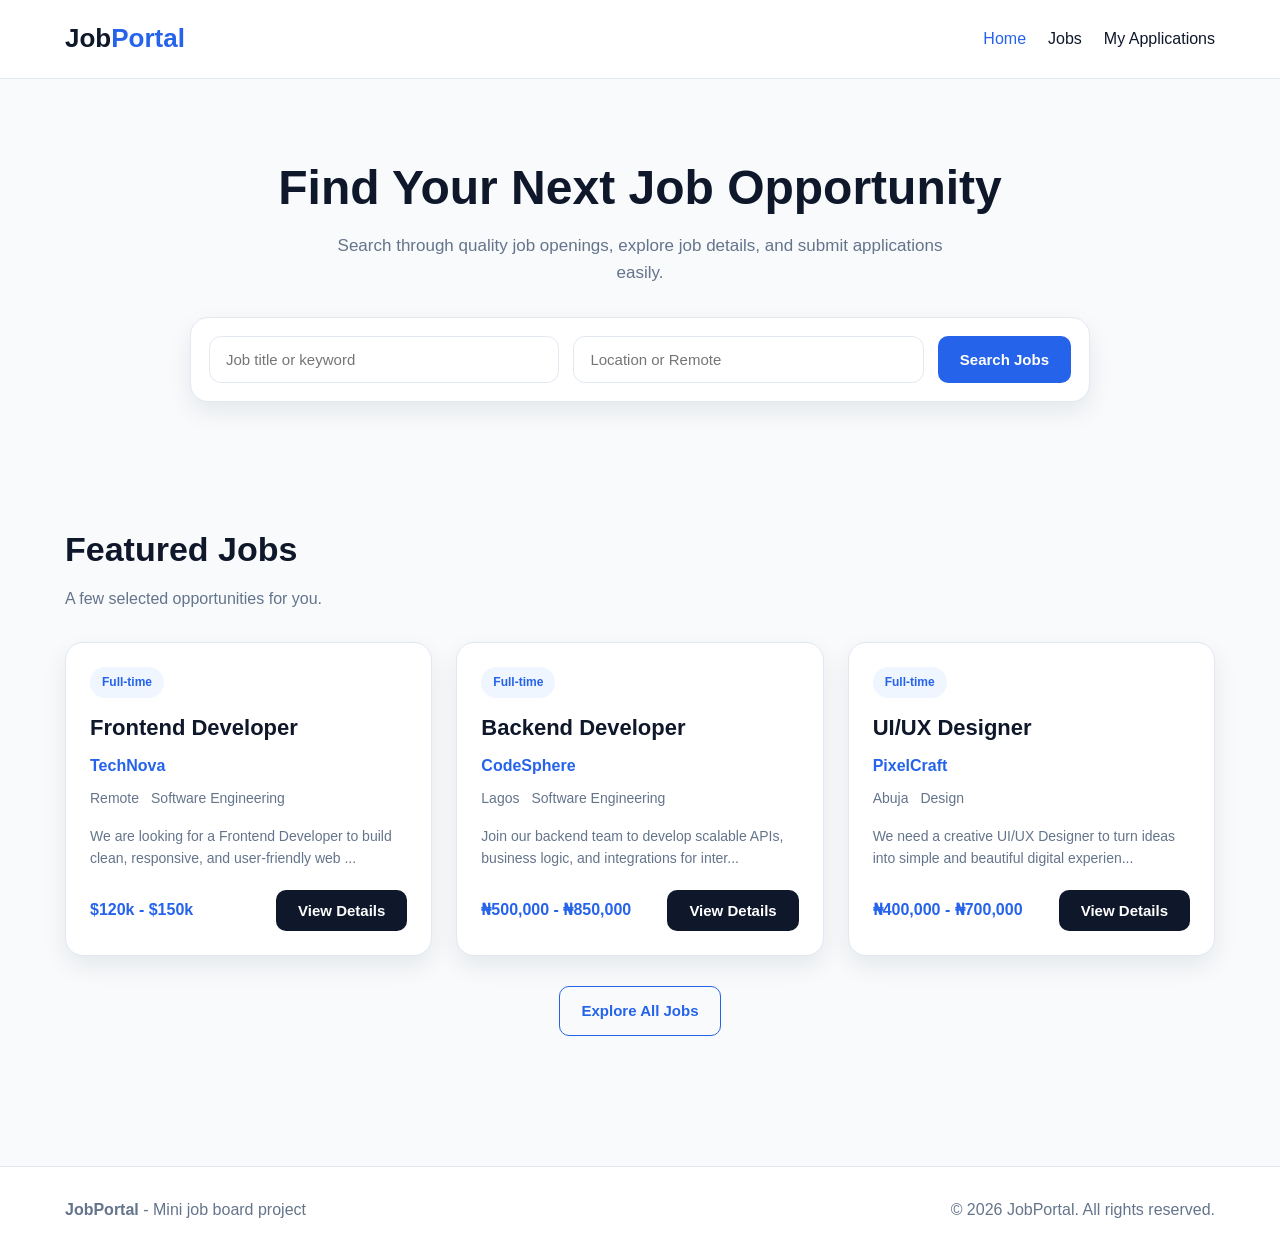
<file: index.html>
<!DOCTYPE html>
<html lang="en">
<head>
  <meta charset="UTF-8" />
  <meta name="viewport" content="width=device-width, initial-scale=1.0" />
  <title>JobPortal - Home</title>
  <link rel="stylesheet" href="css/style.css" />
</head>
<body>
  <nav class="navbar">
    <div class="container">
      <a href="index.html" class="logo">Job<span>Portal</span></a>
      <div class="nav-links">
        <a href="index.html" class="active">Home</a>
        <a href="jobs.html">Jobs</a>
        <a href="applications.html">My Applications</a>
      </div>
    </div>
  </nav>

  <section class="hero">
    <div class="container">
      <h1>Find Your Next Job Opportunity</h1>
      <p>
        Search through quality job openings, explore job details,
        and submit applications easily.
      </p>

      <form class="search-box" id="heroSearchForm">
        <input type="text" id="heroKeyword" placeholder="Job title or keyword" />
        <input type="text" id="heroLocation" placeholder="Location or Remote" />
        <button class="btn btn-primary" type="submit">Search Jobs</button>
      </form>
    </div>
  </section>

  <section class="section">
    <div class="container">
      <h2 class="section-title">Featured Jobs</h2>
      <p class="section-subtitle">A few selected opportunities for you.</p>

      <div class="jobs-grid" id="featuredJobs"></div>

      <div class="text-center mt-30">
        <a href="jobs.html" class="btn btn-outline">Explore All Jobs</a>
      </div>
    </div>
  </section>

  <footer class="footer">
    <div class="container">
      <p><strong>JobPortal</strong> - Mini job board project</p>
      <p>&copy; 2026 JobPortal. All rights reserved.</p>
    </div>
  </footer>

  <script src="js/jobs-data.js"></script>
  <script src="js/storage.js"></script>
  <script src="js/main.js"></script>
</body>
</html>
</file>
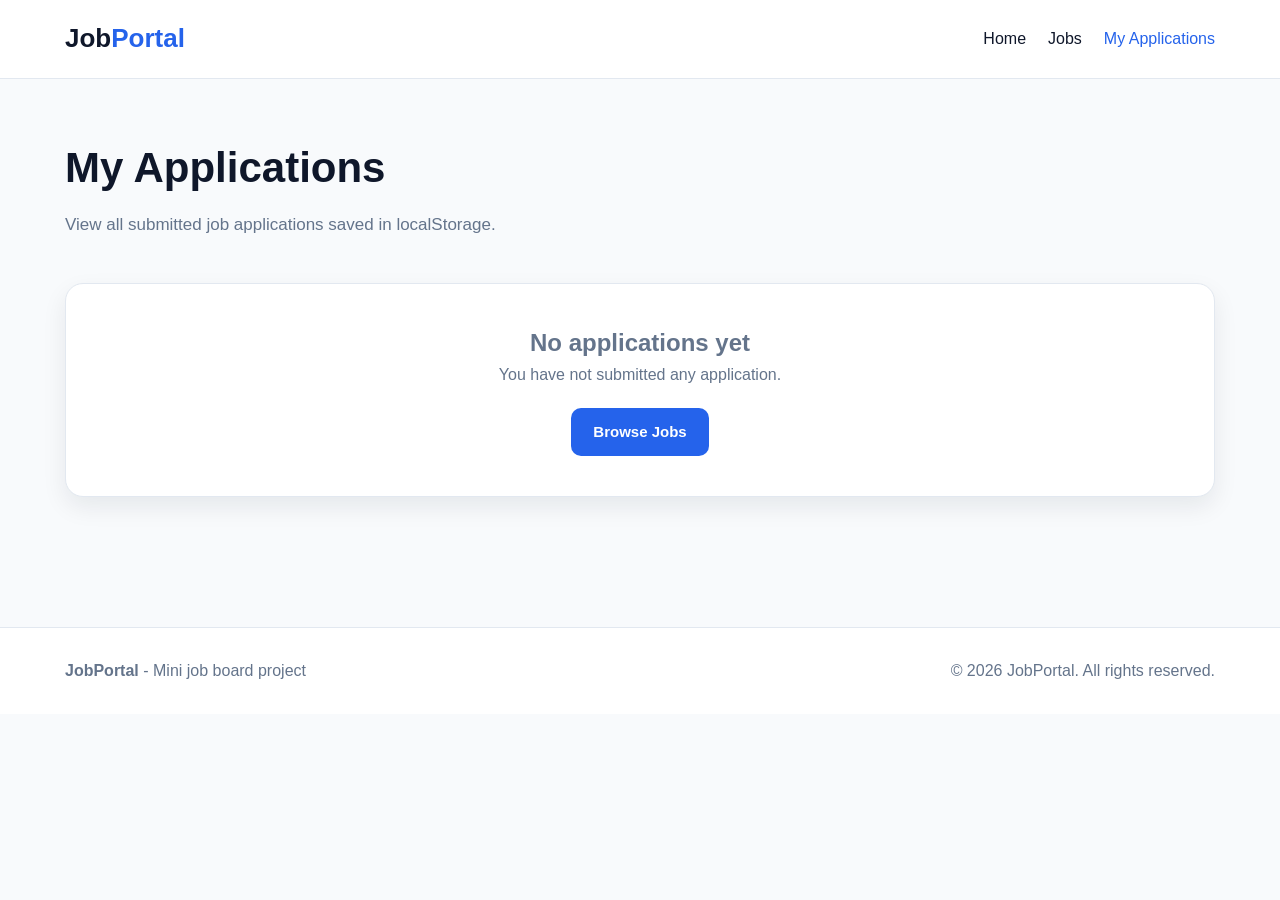
<file: applications.html>
<!DOCTYPE html>
<html lang="en">
<head>
  <meta charset="UTF-8" />
  <meta name="viewport" content="width=device-width, initial-scale=1.0" />
  <title>JobPortal - My Applications</title>
  <link rel="stylesheet" href="css/style.css" />
</head>
<body>
  <nav class="navbar">
    <div class="container">
      <a href="index.html" class="logo">Job<span>Portal</span></a>
      <div class="nav-links">
        <a href="index.html">Home</a>
        <a href="jobs.html">Jobs</a>
        <a href="applications.html" class="active">My Applications</a>
      </div>
    </div>
  </nav>

  <section class="page-header">
    <div class="container">
      <h1>My Applications</h1>
      <p>View all submitted job applications saved in localStorage.</p>
    </div>
  </section>

  <section class="section" style="padding-top: 10px;">
    <div class="container">
      <div class="applications-grid" id="applicationsList"></div>
    </div>
  </section>

  <footer class="footer">
    <div class="container">
      <p><strong>JobPortal</strong> - Mini job board project</p>
      <p>&copy; 2026 JobPortal. All rights reserved.</p>
    </div>
  </footer>

  <script src="js/storage.js"></script>
  <script src="js/applications.js"></script>
</body>
</html>
</file>
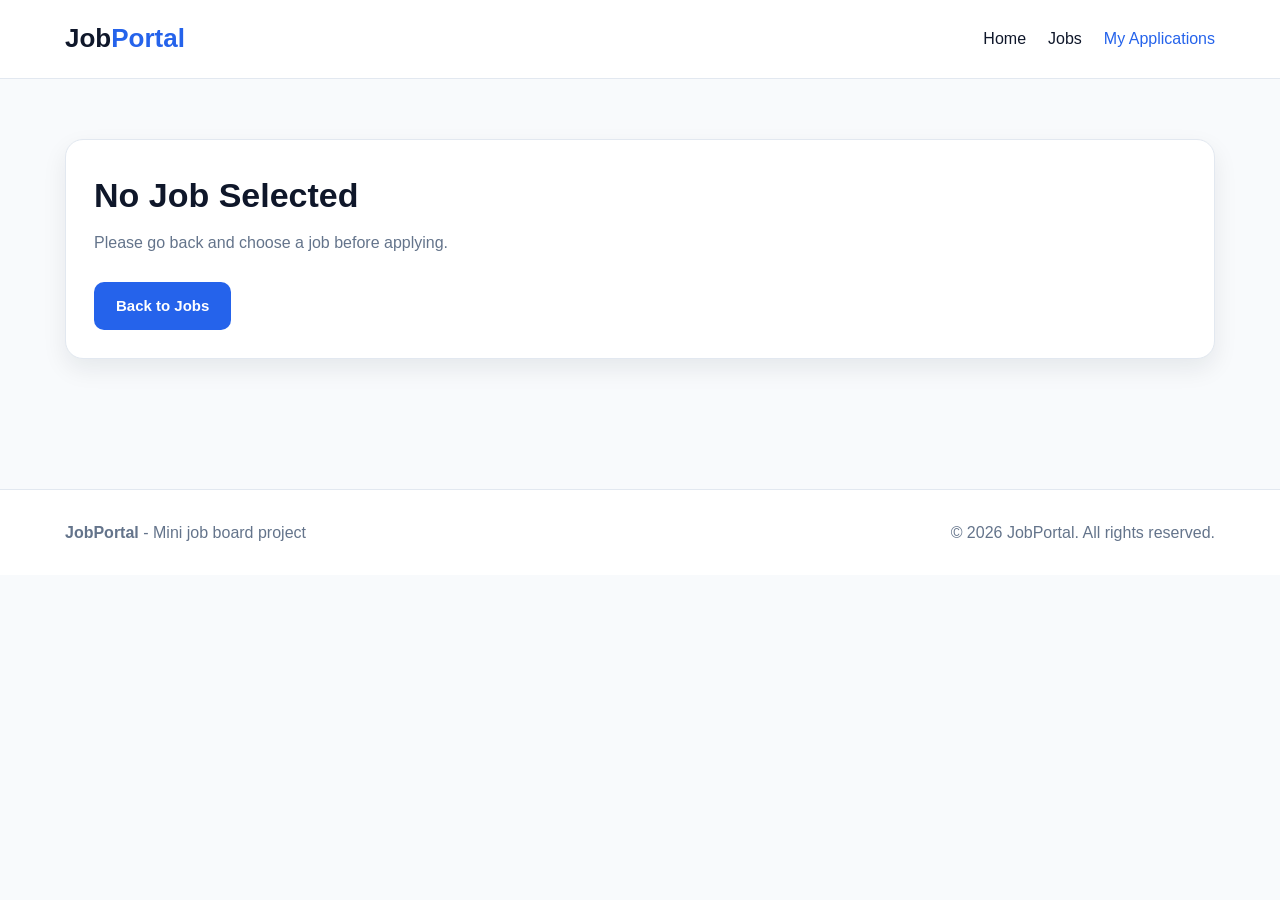
<file: apply.html>
<!DOCTYPE html>
<html lang="en">
<head>
  <meta charset="UTF-8" />
  <meta name="viewport" content="width=device-width, initial-scale=1.0" />
  <title>JobPortal - Apply</title>
  <link rel="stylesheet" href="css/style.css" />
</head>
<body>
  <nav class="navbar">
    <div class="container">
      <a href="index.html" class="logo">Job<span>Portal</span></a>
      <div class="nav-links">
        <a href="index.html">Home</a>
        <a href="jobs.html">Jobs</a>
        <a href="applications.html" class="active">My Applications</a>
      </div>
    </div>
  </nav>

  <section class="section">
    <div class="container">
      <div class="card apply-form-wrap">
        <div id="applyHeader"></div>

        <form id="applicationForm">
          <div class="form-grid">
            <div class="form-group">
              <label>Full Name</label>
              <input type="text" id="fullName" placeholder="Enter full name" />
            </div>

            <div class="form-group">
              <label>Email Address</label>
              <input type="email" id="email" placeholder="Enter email address" />
            </div>

            <div class="form-group">
              <label>Phone Number</label>
              <input type="text" id="phone" placeholder="Enter phone number" />
            </div>

            <div class="form-group">
              <label>Location</label>
              <input type="text" id="location" placeholder="Enter your location" />
            </div>

            <div class="form-group full-width">
              <label>Cover Letter</label>
              <textarea id="coverLetter" placeholder="Write a short cover letter"></textarea>
            </div>

            <div class="form-group full-width">
              <label>Resume / CV Filename</label>
              <input type="file" id="cvName" placeholder="e.g. victor_resume.pdf" />
            </div>
          </div>

          <button class="btn btn-primary" type="submit">Submit Application</button>
        </form>

        <div id="formMessage" class="success-message hidden"></div>
      </div>
    </div>
  </section>

  <footer class="footer">
    <div class="container">
      <p><strong>JobPortal</strong> - Mini job board project</p>
      <p>&copy; 2026 JobPortal. All rights reserved.</p>
    </div>
  </footer>

  <script src="js/jobs-data.js"></script>
  <script src="js/storage.js"></script>
  <script src="js/apply.js"></script>
</body>
</html>
</file>
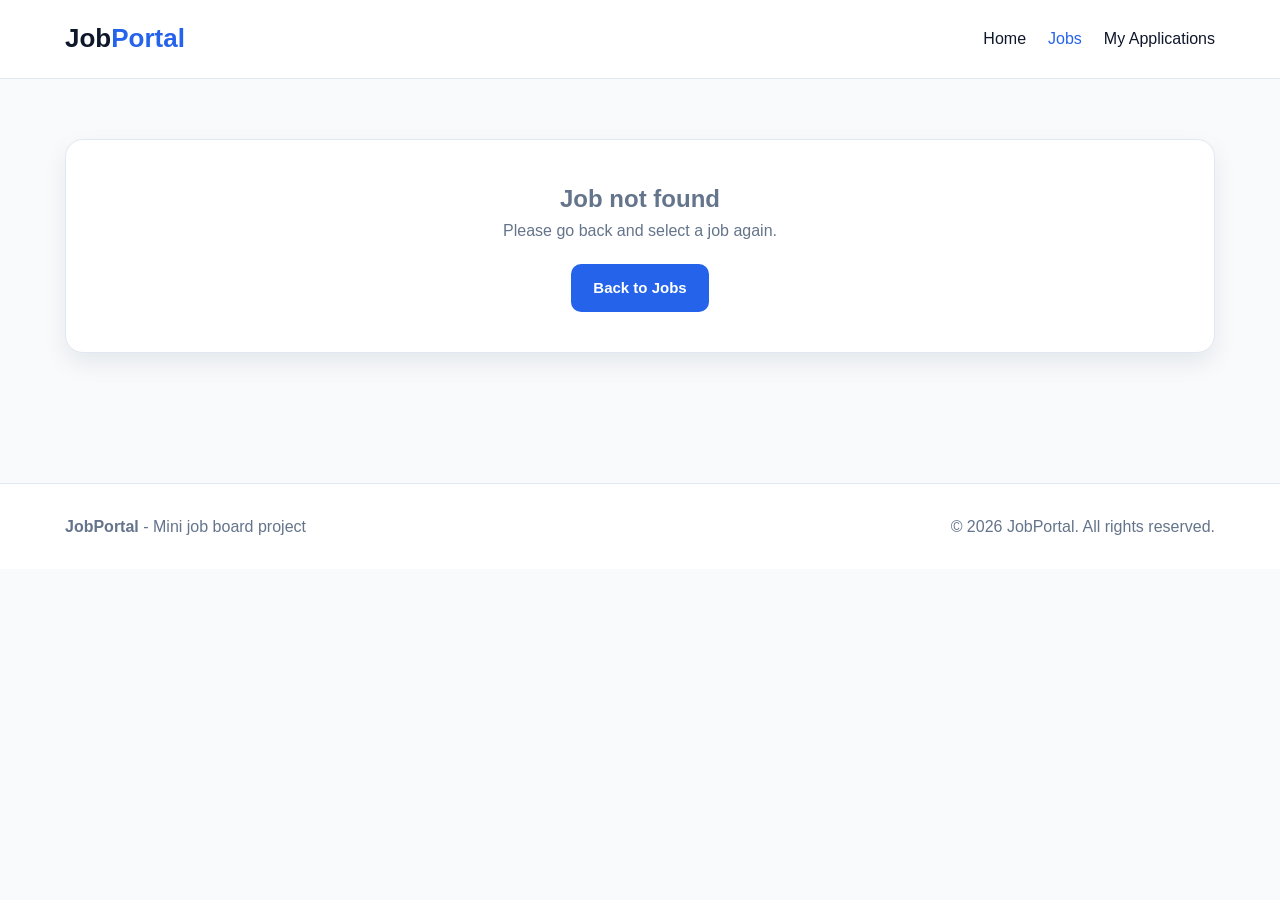
<file: job-details.html>
<!DOCTYPE html>
<html lang="en">
<head>
  <meta charset="UTF-8" />
  <meta name="viewport" content="width=device-width, initial-scale=1.0" />
  <title>JobPortal - Job Details</title>
  <link rel="stylesheet" href="css/style.css" />
</head>
<body>
  <nav class="navbar">
    <div class="container">
      <a href="index.html" class="logo">Job<span>Portal</span></a>
      <div class="nav-links">
        <a href="index.html">Home</a>
        <a href="jobs.html" class="active">Jobs</a>
        <a href="applications.html">My Applications</a>
      </div>
    </div>
  </nav>

  <section class="section">
    <div class="container">
      <div id="jobDetailsContainer"></div>
    </div>
  </section>

  <footer class="footer">
    <div class="container">
      <p><strong>JobPortal</strong> - Mini job board project</p>
      <p>&copy; 2026 JobPortal. All rights reserved.</p>
    </div>
  </footer>

  <script src="js/jobs-data.js"></script>
  <script src="js/storage.js"></script>
  <script src="js/job-details.js"></script>
</body>
</html>
</file>
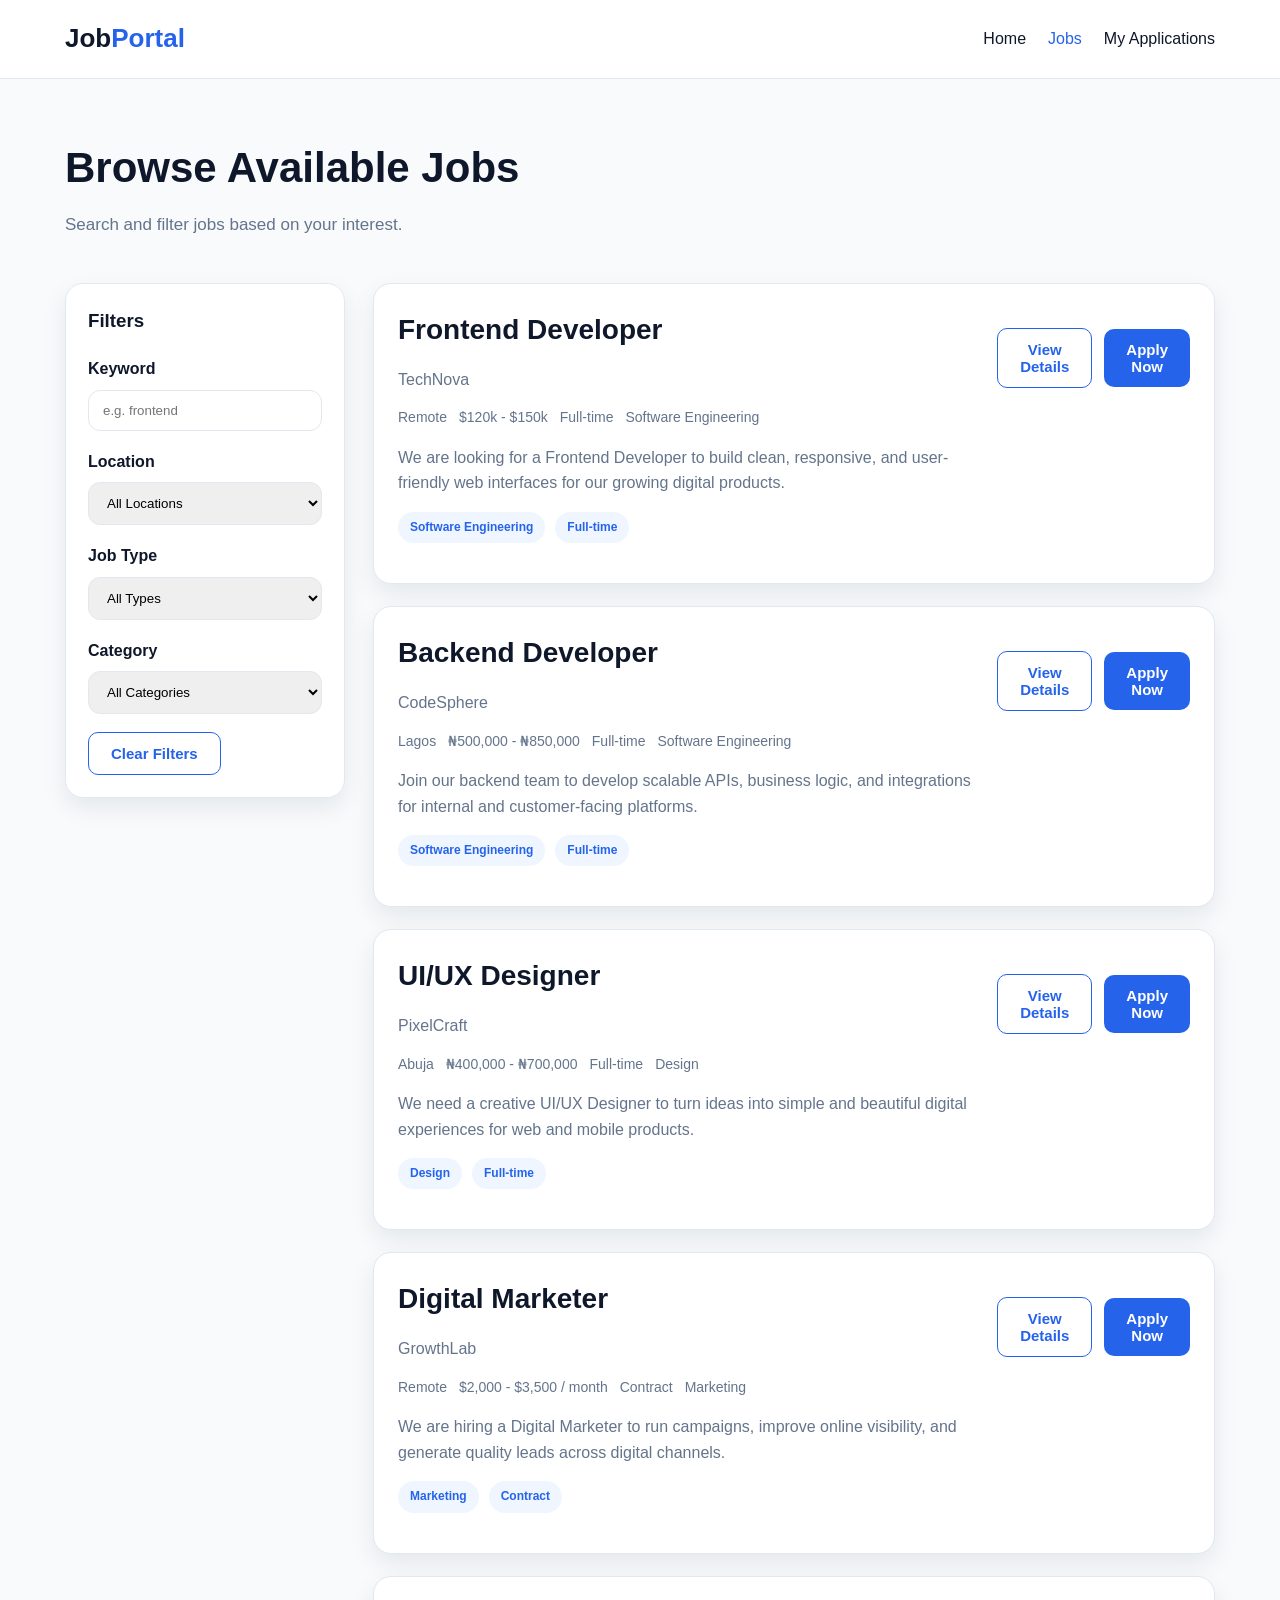
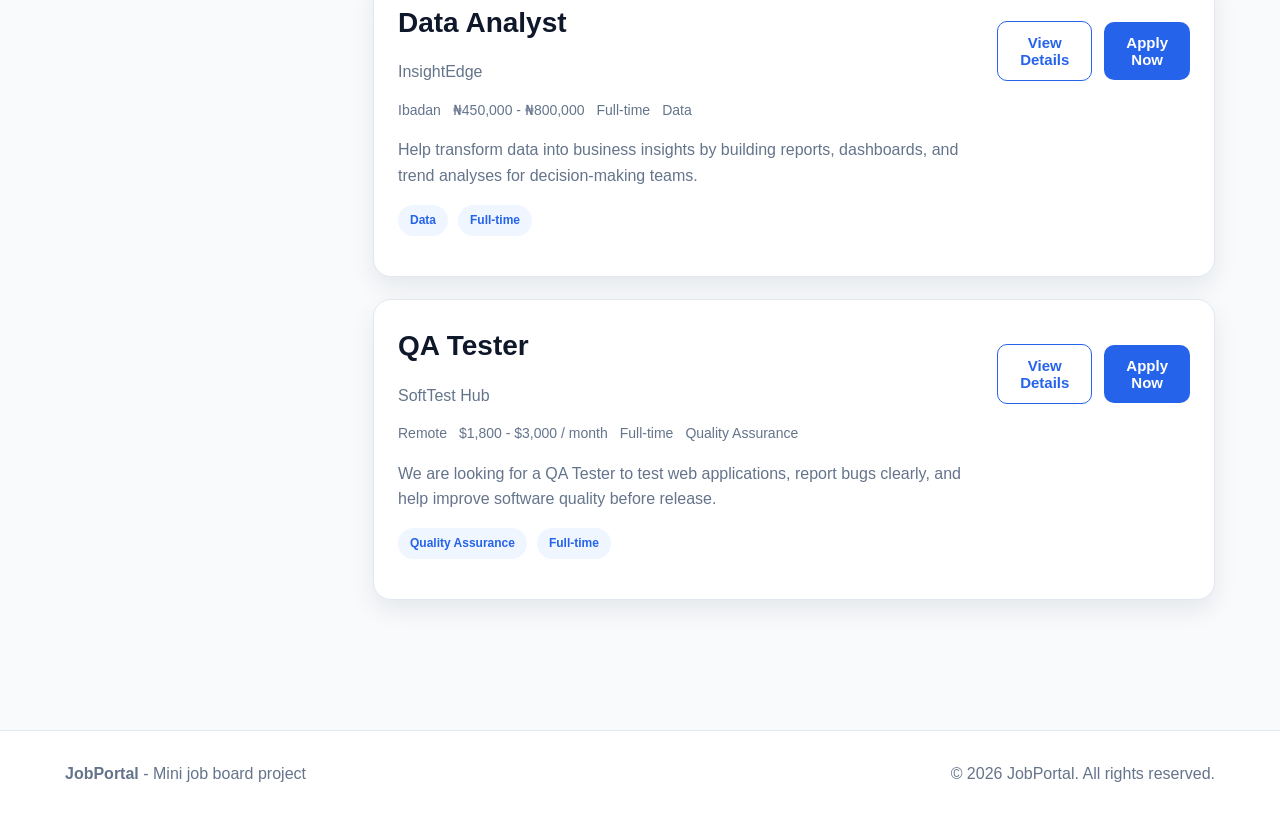
<file: jobs.html>
<!DOCTYPE html>
<html lang="en">
<head>
  <meta charset="UTF-8" />
  <meta name="viewport" content="width=device-width, initial-scale=1.0" />
  <title>JobPortal - Jobs</title>
  <link rel="stylesheet" href="css/style.css" />
</head>
<body>
  <nav class="navbar">
    <div class="container">
      <a href="index.html" class="logo">Job<span>Portal</span></a>
      <div class="nav-links">
        <a href="index.html">Home</a>
        <a href="jobs.html" class="active">Jobs</a>
        <a href="applications.html">My Applications</a>
      </div>
    </div>
  </nav>

  <section class="page-header">
    <div class="container">
      <h1>Browse Available Jobs</h1>
      <p>Search and filter jobs based on your interest.</p>
    </div>
  </section>

  <section class="section" style="padding-top: 10px;">
    <div class="container filters-layout">
      <aside class="card filters-box">
        <h3>Filters</h3>

        <div class="filter-group">
          <label for="keywordFilter">Keyword</label>
          <input type="text" id="keywordFilter" placeholder="e.g. frontend" />
        </div>

        <div class="filter-group">
          <label for="locationFilter">Location</label>
          <select id="locationFilter">
            <option value="">All Locations</option>
            <option value="Remote">Remote</option>
            <option value="Lagos">Lagos</option>
            <option value="Abuja">Abuja</option>
            <option value="Ibadan">Ibadan</option>
          </select>
        </div>

        <div class="filter-group">
          <label for="typeFilter">Job Type</label>
          <select id="typeFilter">
            <option value="">All Types</option>
            <option value="Full-time">Full-time</option>
            <option value="Contract">Contract</option>
          </select>
        </div>

        <div class="filter-group">
          <label for="categoryFilter">Category</label>
          <select id="categoryFilter">
            <option value="">All Categories</option>
            <option value="Software Engineering">Software Engineering</option>
            <option value="Design">Design</option>
            <option value="Marketing">Marketing</option>
            <option value="Data">Data</option>
            <option value="Quality Assurance">Quality Assurance</option>
          </select>
        </div>

        <button class="btn btn-outline" id="clearFiltersBtn">Clear Filters</button>
      </aside>

      <main>
        <div class="jobs-list" id="jobsList"></div>
      </main>
    </div>
  </section>

  <footer class="footer">
    <div class="container">
      <p><strong>JobPortal</strong> - Mini job board project</p>
      <p>&copy; 2026 JobPortal. All rights reserved.</p>
    </div>
  </footer>

  <script src="js/jobs-data.js"></script>
  <script src="js/storage.js"></script>
  <script src="js/jobs.js"></script>
</body>
</html>
</file>
<file: css/style.css>
* {
  margin: 0;
  padding: 0;
  box-sizing: border-box;
}

:root {
  --primary: #2563eb;
  --primary-dark: #1d4ed8;
  --text-dark: #0f172a;
  --text-light: #64748b;
  --bg: #f8fafc;
  --white: #ffffff;
  --border: #e2e8f0;
  --success: #16a34a;
  --danger: #dc2626;
  --shadow: 0 10px 25px rgba(15, 23, 42, 0.08);
}

body {
  font-family: "Segoe UI", Arial, sans-serif;
  background: var(--bg);
  color: var(--text-dark);
  line-height: 1.6;
}

a {
  text-decoration: none;
  color: inherit;
}

ul {
  list-style: none;
}

img {
  max-width: 100%;
}

.container {
  width: 90%;
  max-width: 1150px;
  margin: 0 auto;
}

.section {
  padding: 60px 0;
}

.btn {
  display: inline-block;
  padding: 12px 22px;
  border-radius: 10px;
  border: none;
  cursor: pointer;
  font-size: 15px;
  font-weight: 600;
  transition: 0.3s ease;
}

.btn-primary {
  background: var(--primary);
  color: var(--white);
}

.btn-primary:hover {
  background: var(--primary-dark);
}

.btn-outline {
  background: transparent;
  color: var(--primary);
  border: 1px solid var(--primary);
}

.btn-outline:hover {
  background: var(--primary);
  color: var(--white);
}

.btn-dark {
  background: var(--text-dark);
  color: var(--white);
}

.btn-danger {
  background: var(--danger);
  color: var(--white);
}

.card {
  background: var(--white);
  border: 1px solid var(--border);
  border-radius: 18px;
  box-shadow: var(--shadow);
}

.badge {
  display: inline-block;
  padding: 6px 12px;
  background: #eff6ff;
  color: var(--primary);
  border-radius: 999px;
  font-size: 12px;
  font-weight: 600;
}

.small-text {
  font-size: 14px;
  color: var(--text-light);
}

.muted {
  color: var(--text-light);
}

.navbar {
  background: var(--white);
  border-bottom: 1px solid var(--border);
  position: sticky;
  top: 0;
  z-index: 100;
}

.navbar .container {
  display: flex;
  justify-content: space-between;
  align-items: center;
  padding: 18px 0;
}

.logo {
  font-size: 26px;
  font-weight: 800;
  color: var(--text-dark);
}

.logo span {
  color: var(--primary);
}

.nav-links {
  display: flex;
  gap: 22px;
  align-items: center;
}

.nav-links a {
  font-weight: 500;
  color: var(--text-dark);
}

.nav-links a:hover,
.nav-links a.active {
  color: var(--primary);
}

.hero {
  padding: 80px 0 60px;
  text-align: center;
}

.hero h1 {
  font-size: 48px;
  line-height: 1.2;
  margin-bottom: 16px;
}

.hero p {
  max-width: 650px;
  margin: 0 auto 30px;
  color: var(--text-light);
  font-size: 17px;
}

.search-box {
  background: var(--white);
  border: 1px solid var(--border);
  border-radius: 18px;
  padding: 18px;
  box-shadow: var(--shadow);
  display: grid;
  grid-template-columns: 1fr 1fr auto;
  gap: 14px;
  max-width: 900px;
  margin: 0 auto;
}

.search-box input,
.search-box select,
.form-group input,
.form-group textarea {
  width: 100%;
  padding: 14px 16px;
  border: 1px solid var(--border);
  border-radius: 12px;
  outline: none;
  font-size: 15px;
}

.search-box input:focus,
.search-box select:focus,
.form-group input:focus,
.form-group textarea:focus {
  border-color: var(--primary);
}

.section-title {
  font-size: 34px;
  margin-bottom: 10px;
}

.section-subtitle {
  color: var(--text-light);
  margin-bottom: 30px;
}

.jobs-grid {
  display: grid;
  grid-template-columns: repeat(3, 1fr);
  gap: 24px;
}

.job-card {
  padding: 24px;
}

.job-card h3 {
  font-size: 22px;
  margin: 12px 0 8px;
}

.job-card .company {
  color: var(--primary);
  font-weight: 600;
  margin-bottom: 8px;
}

.job-meta {
  display: flex;
  flex-wrap: wrap;
  gap: 12px;
  color: var(--text-light);
  font-size: 14px;
  margin-bottom: 16px;
}

.job-tags {
  display: flex;
  gap: 10px;
  flex-wrap: wrap;
  margin: 16px 0;
}

.job-actions {
  display: flex;
  justify-content: space-between;
  align-items: center;
  gap: 12px;
  margin-top: 20px;
}

.job-actions .salary {
  font-weight: 700;
  color: var(--primary);
}

.filters-layout {
  display: grid;
  grid-template-columns: 280px 1fr;
  gap: 28px;
  align-items: start;
}

.filters-box {
  padding: 22px;
  position: sticky;
  top: 100px;
}

.filters-box h3 {
  margin-bottom: 20px;
}

.filter-group {
  margin-bottom: 18px;
}

.filter-group label {
  display: block;
  font-weight: 600;
  margin-bottom: 8px;
}

.filter-group input,
.filter-group select {
  width: 100%;
  padding: 12px 14px;
  border: 1px solid var(--border);
  border-radius: 12px;
}

.jobs-list {
  display: grid;
  gap: 22px;
}

.job-list-card {
  padding: 24px;
}

.job-list-card-top {
  display: flex;
  justify-content: space-between;
  gap: 16px;
  align-items: start;
}

.job-list-card h3 {
  font-size: 28px;
  margin-bottom: 8px;
}

.job-list-card p {
  color: var(--text-light);
  margin: 14px 0;
}

.details-layout {
  display: grid;
  grid-template-columns: 2fr 1fr;
  gap: 28px;
  align-items: start;
}

.details-main,
.details-side,
.apply-form-wrap,
.application-card {
  padding: 28px;
}

.details-section {
  margin-bottom: 30px;
}

.details-section h2 {
  font-size: 28px;
  margin-bottom: 14px;
}

.details-section ul li {
  margin-bottom: 10px;
  color: var(--text-light);
}

.overview-item {
  padding: 14px 0;
  border-bottom: 1px solid var(--border);
}

.overview-item:last-child {
  border-bottom: none;
}

.form-title {
  font-size: 34px;
  margin-bottom: 8px;
}

.form-subtitle {
  color: var(--text-light);
  margin-bottom: 26px;
}

.form-grid {
  display: grid;
  grid-template-columns: 1fr 1fr;
  gap: 18px;
}

.form-group {
  margin-bottom: 18px;
}

.form-group textarea {
  min-height: 140px;
  resize: vertical;
}

.full-width {
  grid-column: 1 / -1;
}

.success-message,
.empty-state {
  text-align: center;
  padding: 40px 20px;
  color: var(--text-light);
}

.applications-grid {
  display: grid;
  gap: 20px;
}

.footer {
  margin-top: 70px;
  background: var(--white);
  border-top: 1px solid var(--border);
}

.footer .container {
  padding: 30px 0;
  display: flex;
  justify-content: space-between;
  gap: 20px;
  flex-wrap: wrap;
}

.footer p {
  color: var(--text-light);
}

.page-header {
  padding: 55px 0 35px;
}

.page-header h1 {
  font-size: 42px;
  margin-bottom: 10px;
}

.page-header p {
  color: var(--text-light);
  font-size: 17px;
}

.info-bar {
  display: flex;
  gap: 14px;
  flex-wrap: wrap;
  margin: 16px 0 22px;
  color: var(--text-light);
}

.text-center {
  text-align: center;
}

.mt-20 {
  margin-top: 20px;
}

.mt-30 {
  margin-top: 30px;
}

.hidden {
  display: none;
}

@media (max-width: 992px) {
  .jobs-grid {
    grid-template-columns: repeat(2, 1fr);
  }

  .filters-layout,
  .details-layout {
    grid-template-columns: 1fr;
  }

  .filters-box {
    position: static;
  }

  .search-box {
    grid-template-columns: 1fr;
  }
}

@media (max-width: 768px) {
  .hero h1,
  .page-header h1,
  .form-title {
    font-size: 34px;
  }

  .jobs-grid {
    grid-template-columns: 1fr;
  }

  .form-grid,
  .job-list-card-top {
    grid-template-columns: 1fr;
    display: grid;
  }

  .nav-links {
    gap: 14px;
    flex-wrap: wrap;
    justify-content: flex-end;
  }

  .navbar .container {
    flex-direction: column;
    gap: 15px;
  }
}
</file>
